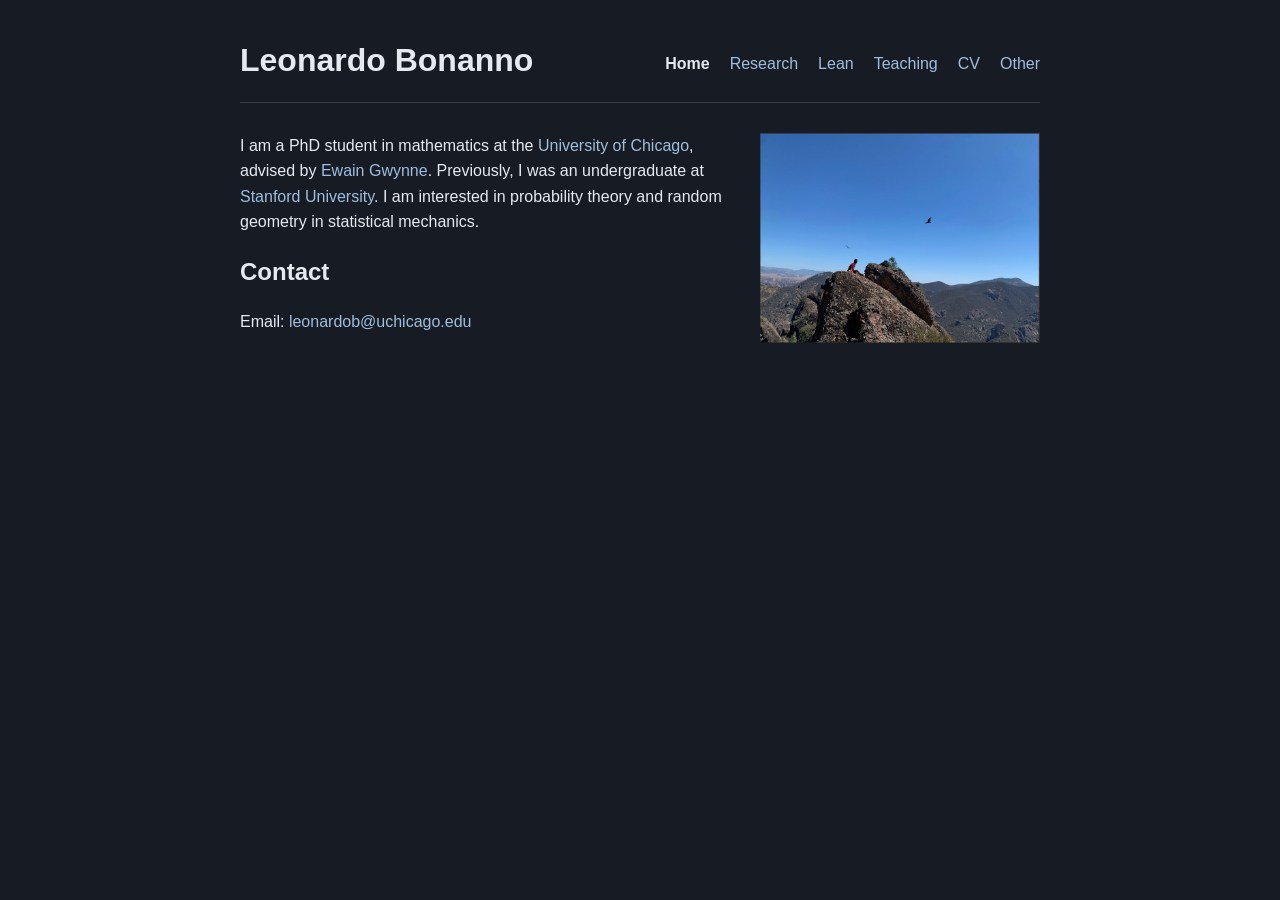
<file: index.html>
<!doctype html>
<html lang="en">
<head>
  <meta charset="utf-8">
  <meta name="viewport" content="width=device-width, initial-scale=1">
  <meta name="theme-color" content="#171c24">
  <meta name="description" content="Home — Leonardo Bonanno, mathematics PhD student at the University of Chicago.">
  <title>Leonardo Bonanno - Home</title>
  <link rel="icon" type="image/svg+xml" href="data:image/svg+xml,%3Csvg xmlns='http://www.w3.org/2000/svg' viewBox='0 0 64 64'%3E%3Crect width='64' height='64' rx='10' fill='%23171c24'/%3E%3Ctext x='32' y='43' text-anchor='middle' font-family='Georgia,serif' font-size='34' fill='white'%3ELB%3C/text%3E%3C/svg%3E">
  <link rel="stylesheet" href="site-d57a844e.css">
</head>
<body>
  <a class="skip-link" href="#content">Skip to content</a>
  <header>
    <h1>Leonardo Bonanno</h1>
    <nav aria-label="Main navigation">
      <a href="index.html" aria-current="page">Home</a>
      <a href="research.html">Research</a>
      <a href="coding.html">Lean</a>
      <a href="teaching.html">Teaching</a>
      <a href="cv.pdf">CV</a>
      <a href="curiosities.html">Other</a>
    </nav>
  </header>
  <main id="content" tabindex="-1" class="home-layout">
    <div class="home-introduction">
    <p>I am a PhD student in mathematics at the
      <a href="https://mathematics.uchicago.edu/">University of Chicago</a>,
      advised by <a href="https://math.uchicago.edu/~ewain/">Ewain Gwynne</a>.
      Previously, I was an undergraduate at
      <a href="https://www.stanford.edu/">Stanford University</a>.
      I am interested in probability theory and random geometry in statistical mechanics.</p>

    <section aria-labelledby="contact-heading">
      <h2 id="contact-heading">Contact</h2>
      <p>Email: <a href="mailto:leonardob@uchicago.edu">leonardob@uchicago.edu</a></p>
    </section>
    </div>
    <img class="profile-photo" src="leonardo-bonanno.jpg?v=2"
      alt="Leonardo Bonanno sitting on a rocky summit."
      width="1642" height="1232" decoding="async">
  </main>
</body>
</html>
</file>
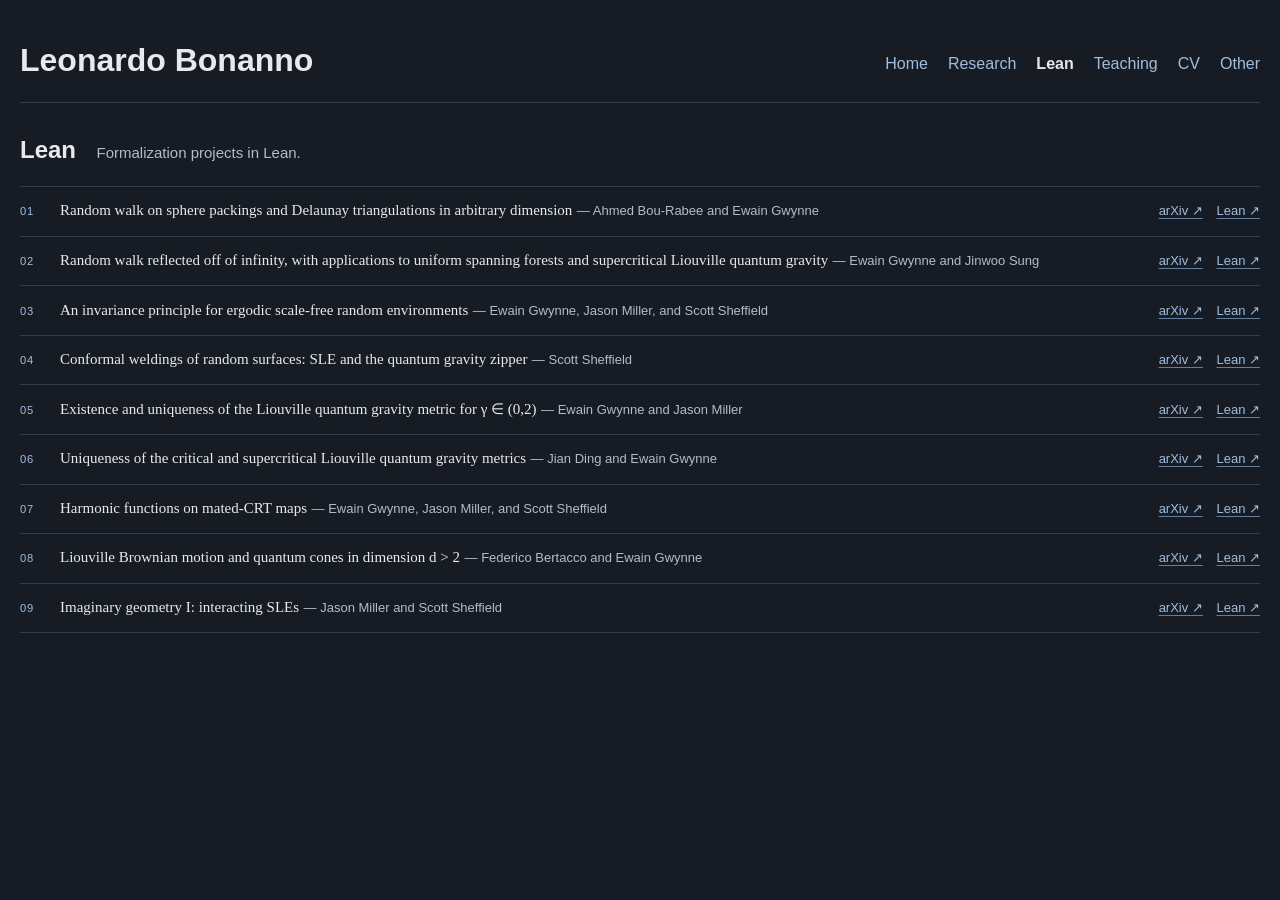
<file: coding.html>
<!doctype html>
<html lang="en">
<head>
  <meta charset="utf-8">
  <meta name="viewport" content="width=device-width, initial-scale=1">
  <meta name="theme-color" content="#171c24">
  <meta name="description" content="Lean — Lean formalization projects by Leonardo Bonanno.">
  <title>Leonardo Bonanno - Lean</title>
  <link rel="icon" type="image/svg+xml" href="data:image/svg+xml,%3Csvg xmlns='http://www.w3.org/2000/svg' viewBox='0 0 64 64'%3E%3Crect width='64' height='64' rx='10' fill='%23171c24'/%3E%3Ctext x='32' y='43' text-anchor='middle' font-family='Georgia,serif' font-size='34' fill='white'%3ELB%3C/text%3E%3C/svg%3E">
  <link rel="stylesheet" href="site-d57a844e.css">
  <link rel="stylesheet" href="coding.css?v=aligned-links-20261112">
</head>
<body class="lean-page">
  <a class="skip-link" href="#content">Skip to content</a>
  <header>
    <h1>Leonardo Bonanno</h1>
    <nav aria-label="Main navigation">
      <a href="index.html">Home</a>
      <a href="research.html">Research</a>
      <a href="coding.html" aria-current="page">Lean</a>
      <a href="teaching.html">Teaching</a>
      <a href="cv.pdf">CV</a>
      <a href="curiosities.html">Other</a>
    </nav>
  </header>
  <main id="content" tabindex="-1" class="coding-page">
    <h2>Lean</h2>
    <p class="coding-intro">Formalization projects in Lean.</p>
    <div class="formalization-list">
      <section class="formalization" id="sphere-packings" aria-labelledby="sphere-packings-title">
        <span class="project-number" aria-hidden="true">01</span>
        <div class="project-description">
          <h3 id="sphere-packings-title">Random walk on sphere packings and Delaunay triangulations in arbitrary dimension</h3>
          <p class="paper-authors">Ahmed Bou-Rabee and Ewain Gwynne</p>
        </div>
        <p class="project-links">
            <a class="paper-link" href="https://arxiv.org/abs/2405.11673" aria-label="Read Random walk on sphere packings and Delaunay triangulations in arbitrary dimension on arXiv">arXiv <span aria-hidden="true">↗</span></a>
            <a class="paper-link" href="https://github.com/leobon12/lean-formalizations/tree/main/results/bou-rabee-gwynne" aria-label="Lean formalization of Theorems A and B(a), with documented corrections">Lean <span aria-hidden="true">↗</span></a>
        </p>
      </section>
      <section class="formalization" id="reflected-random-walk" aria-labelledby="reflected-random-walk-title">
        <span class="project-number" aria-hidden="true">02</span>
        <div class="project-description">
          <h3 id="reflected-random-walk-title">Random walk reflected off of infinity, with applications to uniform spanning forests and supercritical Liouville quantum gravity</h3>
          <p class="paper-authors">Ewain Gwynne and Jinwoo Sung</p>
        </div>
        <p class="project-links">
            <a class="paper-link" href="https://arxiv.org/abs/2506.18827" aria-label="Read Random walk reflected off of infinity, with applications to uniform spanning forests and supercritical Liouville quantum gravity on arXiv">arXiv <span aria-hidden="true">↗</span></a>
            <a class="paper-link" href="https://github.com/leobon12/lean-formalizations/tree/main/results/gwynne-sung" aria-label="Lean formalization of Theorem 1.6, with right continuity at infinity">Lean <span aria-hidden="true">↗</span></a>
        </p>
      </section>
      <section class="formalization" id="scale-free-environments" aria-labelledby="scale-free-environments-title">
        <span class="project-number" aria-hidden="true">03</span>
        <div class="project-description">
          <h3 id="scale-free-environments-title">An invariance principle for ergodic scale-free random environments</h3>
          <p class="paper-authors">Ewain Gwynne, Jason Miller, and Scott Sheffield</p>
        </div>
        <p class="project-links">
            <a class="paper-link" href="https://arxiv.org/abs/1807.07515" aria-label="Read An invariance principle for ergodic scale-free random environments on arXiv">arXiv <span aria-hidden="true">↗</span></a>
            <a class="paper-link" href="https://github.com/leobon12/lean-formalizations/tree/main/results/gwynne-miller-sheffield" aria-label="Lean formalization of the interpolated version of Theorem 1.16">Lean <span aria-hidden="true">↗</span></a>
        </p>
      </section>
      <section class="formalization" id="quantum-zipper" aria-labelledby="quantum-zipper-title">
        <span class="project-number" aria-hidden="true">04</span>
        <div class="project-description">
          <h3 id="quantum-zipper-title">Conformal weldings of random surfaces: SLE and the quantum gravity zipper</h3>
          <p class="paper-authors">Scott Sheffield</p>
        </div>
        <p class="project-links">
            <a class="paper-link" href="https://arxiv.org/abs/1012.4797" aria-label="Read Conformal weldings of random surfaces: SLE and the quantum gravity zipper on arXiv">arXiv <span aria-hidden="true">↗</span></a>
            <a class="paper-link" href="https://github.com/leobon12/lean-formalizations/tree/main/results/quantum-zipper" aria-label="Lean formalization of the quantum gravity zipper, with documented scope">Lean <span aria-hidden="true">↗</span></a>
        </p>
      </section>
      <section class="formalization" id="lqg-metric" aria-labelledby="lqg-metric-title">
        <span class="project-number" aria-hidden="true">05</span>
        <div class="project-description">
          <h3 id="lqg-metric-title">Existence and uniqueness of the Liouville quantum gravity metric for γ ∈ (0,2)</h3>
          <p class="paper-authors">Ewain Gwynne and Jason Miller</p>
        </div>
        <p class="project-links">
            <a class="paper-link" href="https://arxiv.org/abs/1905.00383" aria-label="Read Existence and uniqueness of the Liouville quantum gravity metric for gamma in (0,2) on arXiv">arXiv <span aria-hidden="true">↗</span></a>
            <a class="paper-link" href="https://github.com/leobon12/lean-formalizations/tree/main/results/lqg-metric" aria-label="Lean formalization of Theorems 1.1 and 1.2 on the LQG metric, with documented statement conventions">Lean <span aria-hidden="true">↗</span></a>
        </p>
      </section>
      <section class="formalization" id="supercritical-lqg-uniqueness" aria-labelledby="supercritical-lqg-uniqueness-title">
        <span class="project-number" aria-hidden="true">06</span>
        <div class="project-description">
          <h3 id="supercritical-lqg-uniqueness-title">Uniqueness of the critical and supercritical Liouville quantum gravity metrics</h3>
          <p class="paper-authors">Jian Ding and Ewain Gwynne</p>
        </div>
        <p class="project-links">
            <a class="paper-link" href="https://arxiv.org/abs/2110.00177" aria-label="Read Uniqueness of the critical and supercritical Liouville quantum gravity metrics on arXiv">arXiv <span aria-hidden="true">↗</span></a>
            <a class="paper-link" href="https://github.com/leobon12/lean-formalizations/tree/main/results/supercritical-lqg-uniqueness" aria-label="Lean formalization of Theorems 1.3, 1.8 and 1.13, with documented statement conventions">Lean <span aria-hidden="true">↗</span></a>
        </p>
      </section>
      <section class="formalization" id="harmonic-functions-mated-crt-maps" aria-labelledby="harmonic-functions-mated-crt-maps-title">
        <span class="project-number" aria-hidden="true">07</span>
        <div class="project-description">
          <h3 id="harmonic-functions-mated-crt-maps-title">Harmonic functions on mated-CRT maps</h3>
          <p class="paper-authors">Ewain Gwynne, Jason Miller, and Scott Sheffield</p>
        </div>
        <p class="project-links">
            <a class="paper-link" href="https://arxiv.org/abs/1807.07511" aria-label="Read Harmonic functions on mated-CRT maps on arXiv">arXiv <span aria-hidden="true">↗</span></a>
            <a class="paper-link" href="https://github.com/leobon12/lean-formalizations/tree/main/results/harmonic-functions-mated-crt-maps" aria-label="Lean formalization of Theorems 1.3 (repaired), 1.4, 1.5, 3.2 and Corollary 1.6, conditional on the mating-of-trees inputs, with documented corrections">Lean <span aria-hidden="true">↗</span></a>
        </p>
      </section>
      <section class="formalization" id="liouville-brownian-motion" aria-labelledby="liouville-brownian-motion-title">
        <span class="project-number" aria-hidden="true">08</span>
        <div class="project-description">
          <h3 id="liouville-brownian-motion-title">Liouville Brownian motion and quantum cones in dimension d &gt; 2</h3>
          <p class="paper-authors">Federico Bertacco and Ewain Gwynne</p>
        </div>
        <p class="project-links">
            <a class="paper-link" href="https://arxiv.org/abs/2501.15936v2" aria-label="Read Bertacco and Gwynne on Liouville Brownian motion on arXiv">arXiv <span aria-hidden="true">↗</span></a>
            <a class="paper-link" href="https://github.com/leobon12/lean-formalizations/tree/main/results/liouville-brownian-motion">Lean <span aria-hidden="true">↗</span></a>
        </p>
      </section>
      <section class="formalization" id="imaginary-geometry-i" aria-labelledby="imaginary-geometry-i-title">
        <span class="project-number" aria-hidden="true">09</span>
        <div class="project-description">
          <h3 id="imaginary-geometry-i-title">Imaginary geometry I: interacting SLEs</h3>
          <p class="paper-authors">Jason Miller and Scott Sheffield</p>
        </div>
        <p class="project-links">
            <a class="paper-link" href="https://arxiv.org/abs/1201.1496" aria-label="Read Imaginary geometry I: interacting SLEs on arXiv">arXiv <span aria-hidden="true">↗</span></a>
            <a class="paper-link" href="https://github.com/leobon12/lean-formalizations/tree/main/results/imaginary-geometry-i" aria-label="Lean formalization of Theorems 1.1 to 1.5, 2.2, 2.4 and 2.6, with no assumptions and documented statement conventions">Lean <span aria-hidden="true">↗</span></a>
        </p>
      </section>
    </div>
  </main>
</body>
</html>
</file>
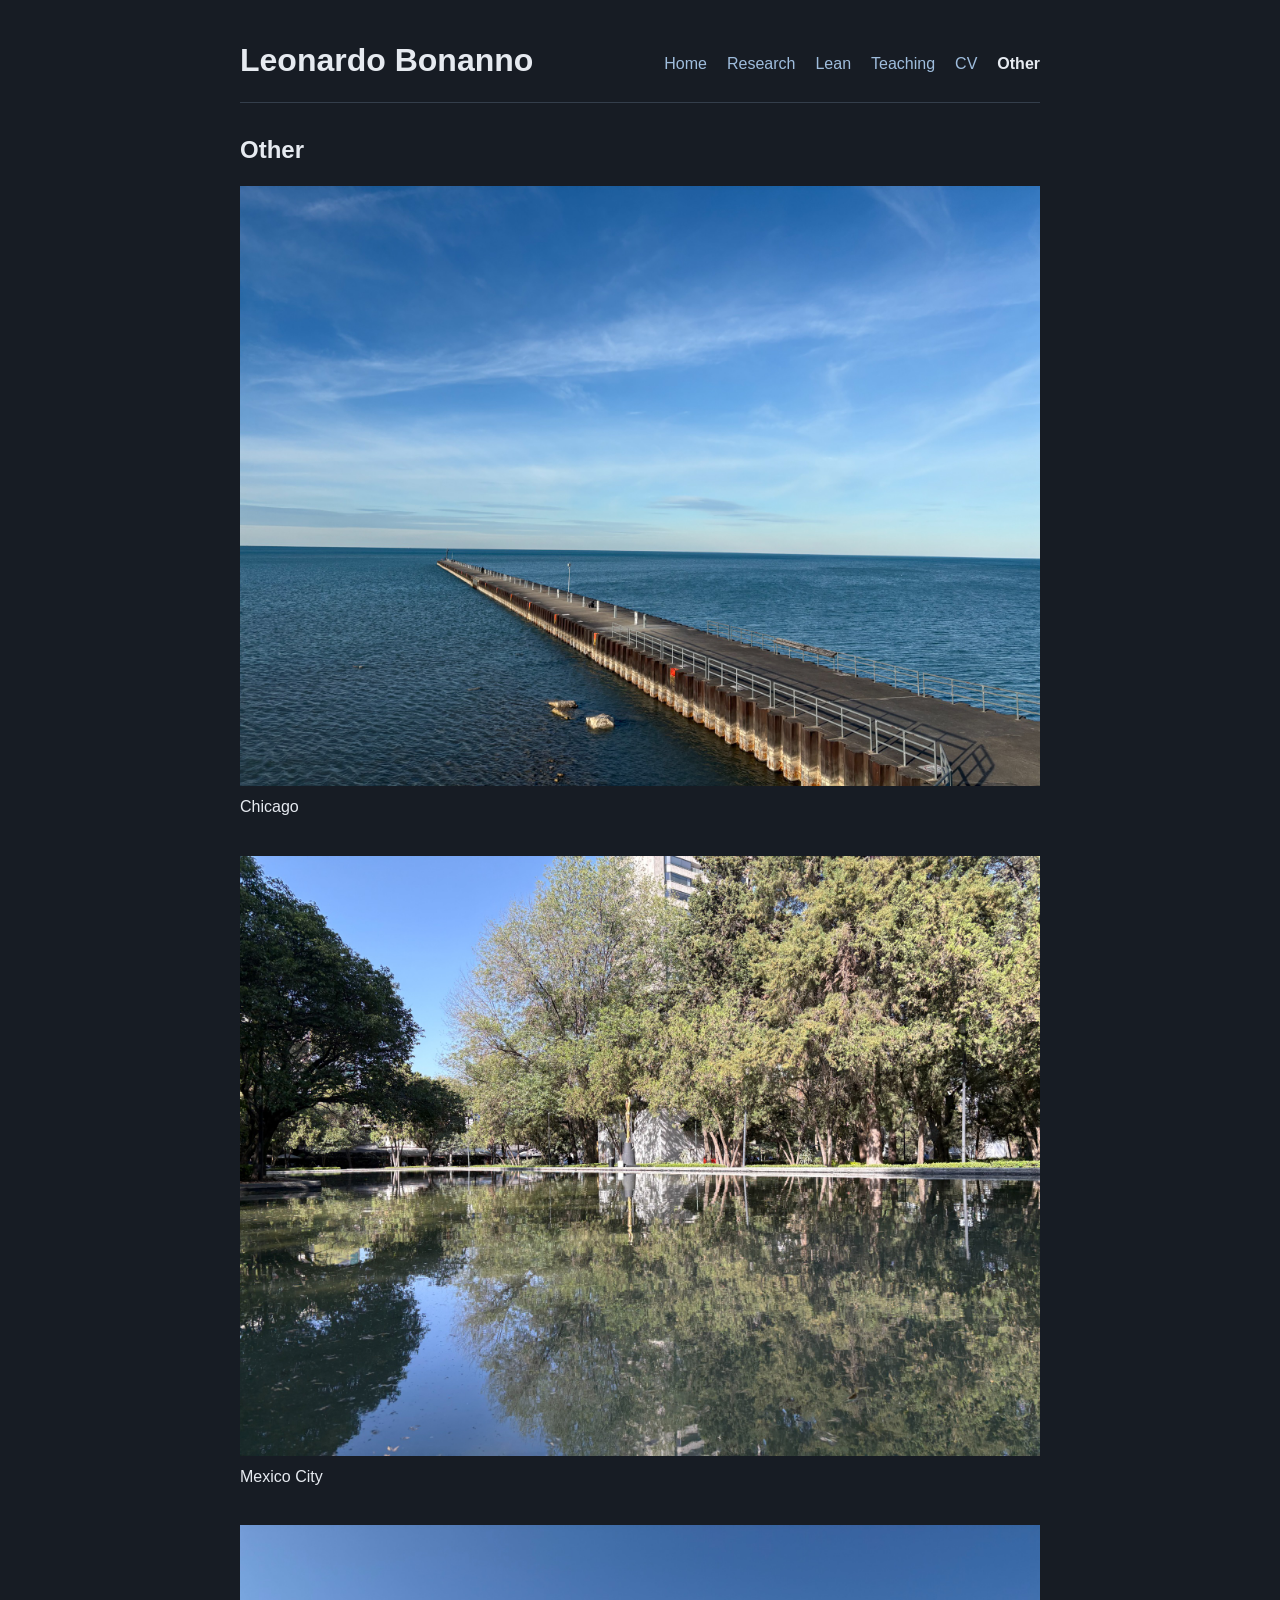
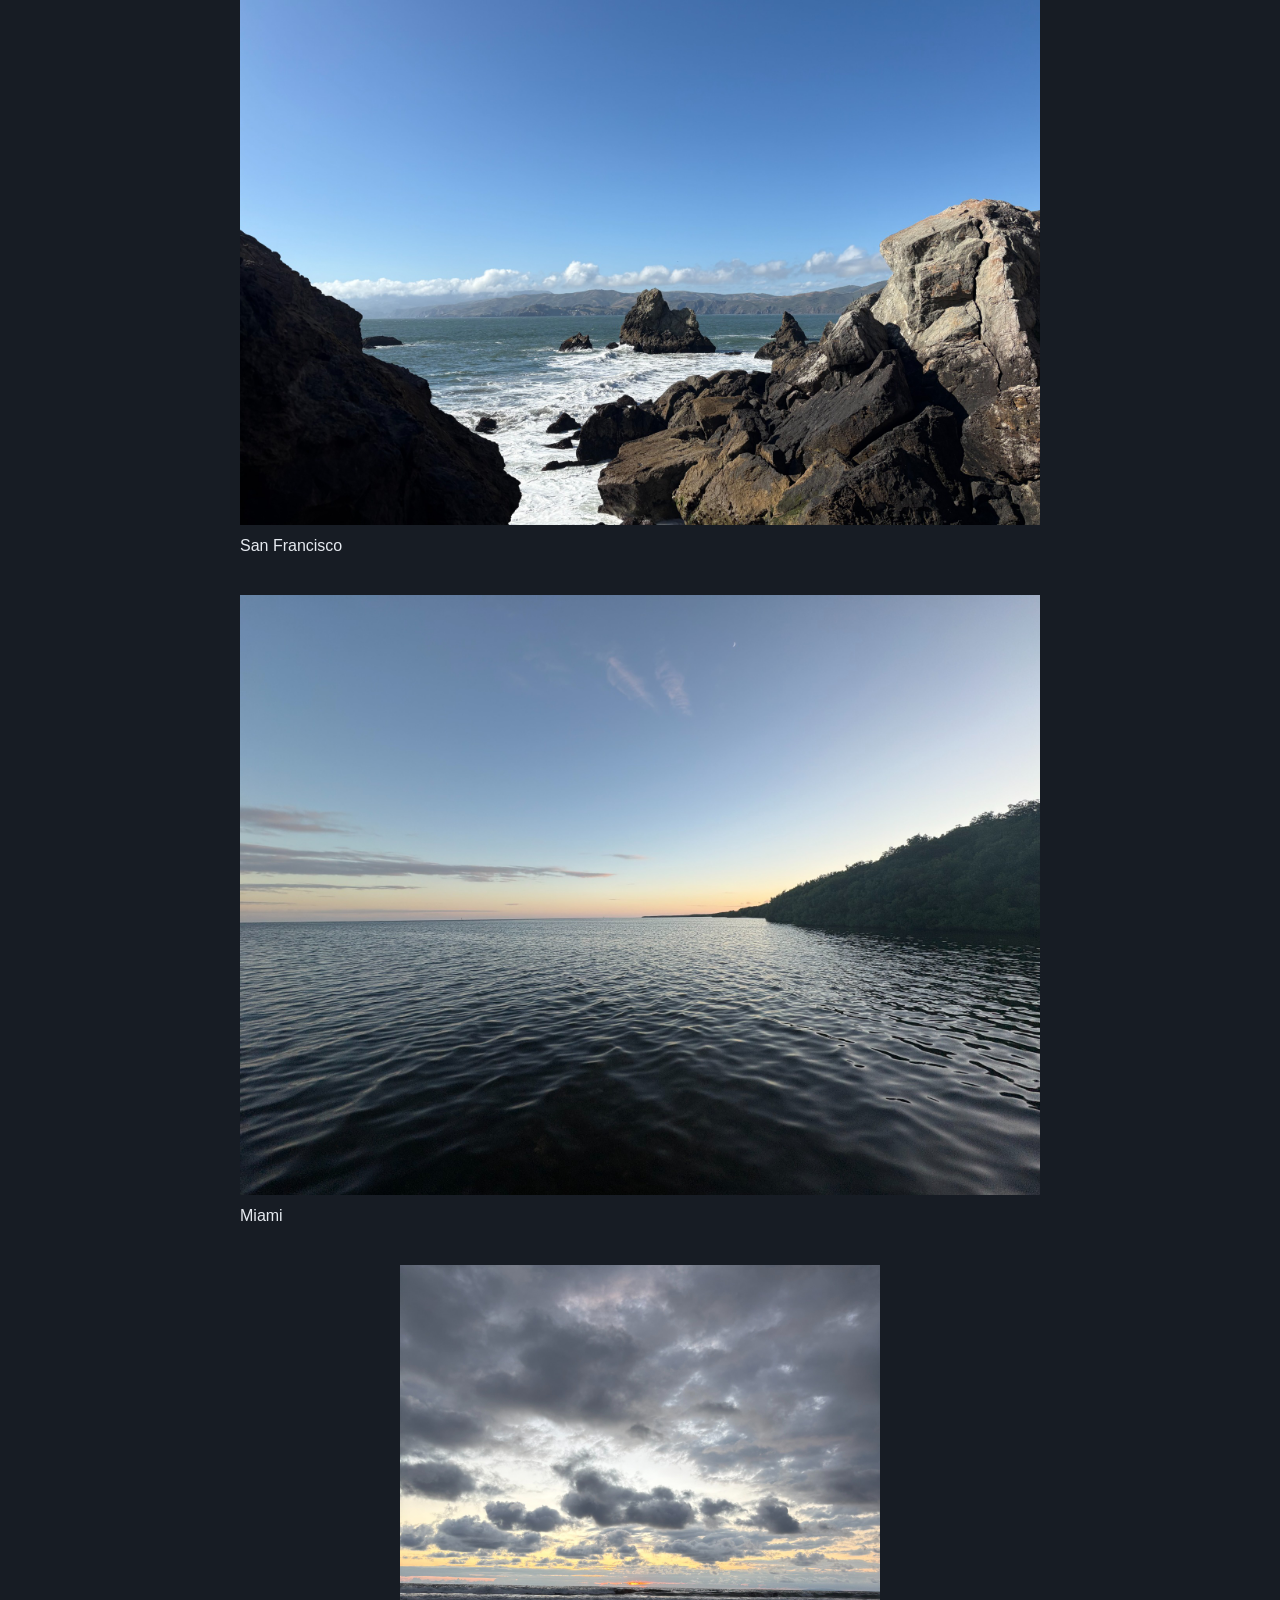
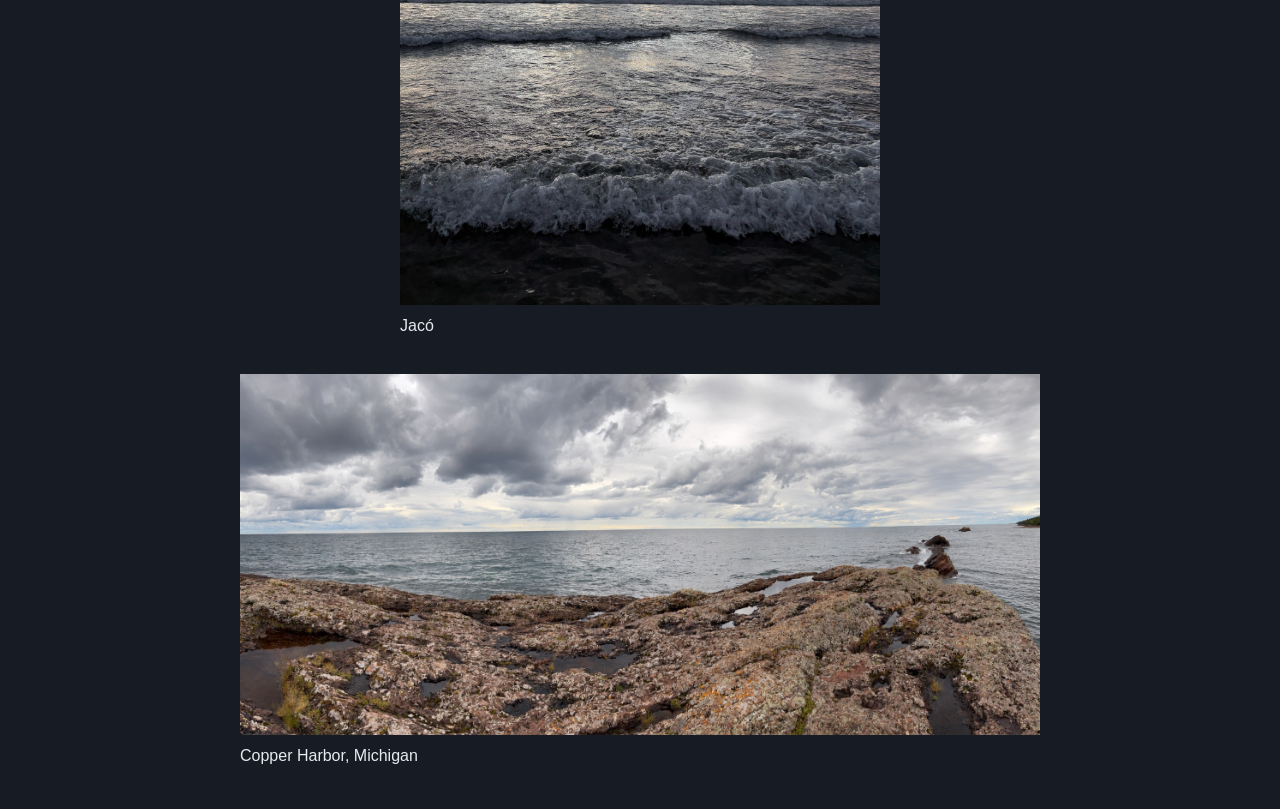
<file: curiosities.html>
<!doctype html>
<html lang="en">
<head>
  <meta charset="utf-8">
  <meta name="viewport" content="width=device-width, initial-scale=1">
  <meta name="theme-color" content="#171c24">
  <meta name="description" content="Other — photographs by Leonardo Bonanno.">
  <title>Leonardo Bonanno - Other</title>
  <link rel="icon" type="image/svg+xml" href="data:image/svg+xml,%3Csvg xmlns='http://www.w3.org/2000/svg' viewBox='0 0 64 64'%3E%3Crect width='64' height='64' rx='10' fill='%23171c24'/%3E%3Ctext x='32' y='43' text-anchor='middle' font-family='Georgia,serif' font-size='34' fill='white'%3ELB%3C/text%3E%3C/svg%3E">
  <link rel="stylesheet" href="site-d57a844e.css">
</head>
<body>
  <a class="skip-link" href="#content">Skip to content</a>
  <header>
    <h1>Leonardo Bonanno</h1>
    <nav aria-label="Main navigation">
      <a href="index.html">Home</a>
      <a href="research.html">Research</a>
      <a href="coding.html">Lean</a>
      <a href="teaching.html">Teaching</a>
      <a href="cv.pdf">CV</a>
      <a href="curiosities.html" aria-current="page">Other</a>
    </nav>
  </header>
  <main id="content" tabindex="-1">
    <h2>Other</h2>
    <div class="photo-gallery">
      <figure>
        <a href="photos/chicago.jpg">
          <img src="photos/chicago.jpg" alt="A long pier extending across the blue lake beneath a clear sky."
            width="2048" height="1536" decoding="async">
        </a>
        <figcaption>Chicago</figcaption>
      </figure>
      <figure>
        <a href="photos/mexico-city.jpg">
          <img src="photos/mexico-city.jpg" alt="A reflecting pool surrounded by trees, with buildings and a statue beyond."
            width="2048" height="1536" loading="lazy" decoding="async">
        </a>
        <figcaption>Mexico City</figcaption>
      </figure>
      <figure>
        <a href="photos/san-francisco.jpg">
          <img src="photos/san-francisco.jpg" alt="Waves breaking along a rocky coastline beneath a blue sky."
            width="2048" height="1536" loading="lazy" decoding="async">
        </a>
        <figcaption>San Francisco</figcaption>
      </figure>
      <figure>
        <a href="photos/miami.jpg">
          <img src="photos/miami.jpg" alt="Calm water and mangroves beneath a pastel evening sky and crescent moon."
            width="2048" height="1536" loading="lazy" decoding="async">
        </a>
        <figcaption>Miami</figcaption>
      </figure>
      <figure class="portrait-photo">
        <a href="photos/jaco.jpg">
          <img src="photos/jaco.jpg" alt="Clouds glowing above the ocean at sunset, with surf in the foreground."
            width="1536" height="2048" loading="lazy" decoding="async">
        </a>
        <figcaption>Jacó</figcaption>
      </figure>
      <figure>
        <a href="photos/copper-harbor.jpg">
          <img src="photos/copper-harbor.jpg" alt="A rocky lakeshore stretching into the water beneath an overcast sky."
            width="1867" height="842" loading="lazy" decoding="async">
        </a>
        <figcaption>Copper Harbor, Michigan</figcaption>
      </figure>
    </div>
  </main>
</body>
</html>
</file>
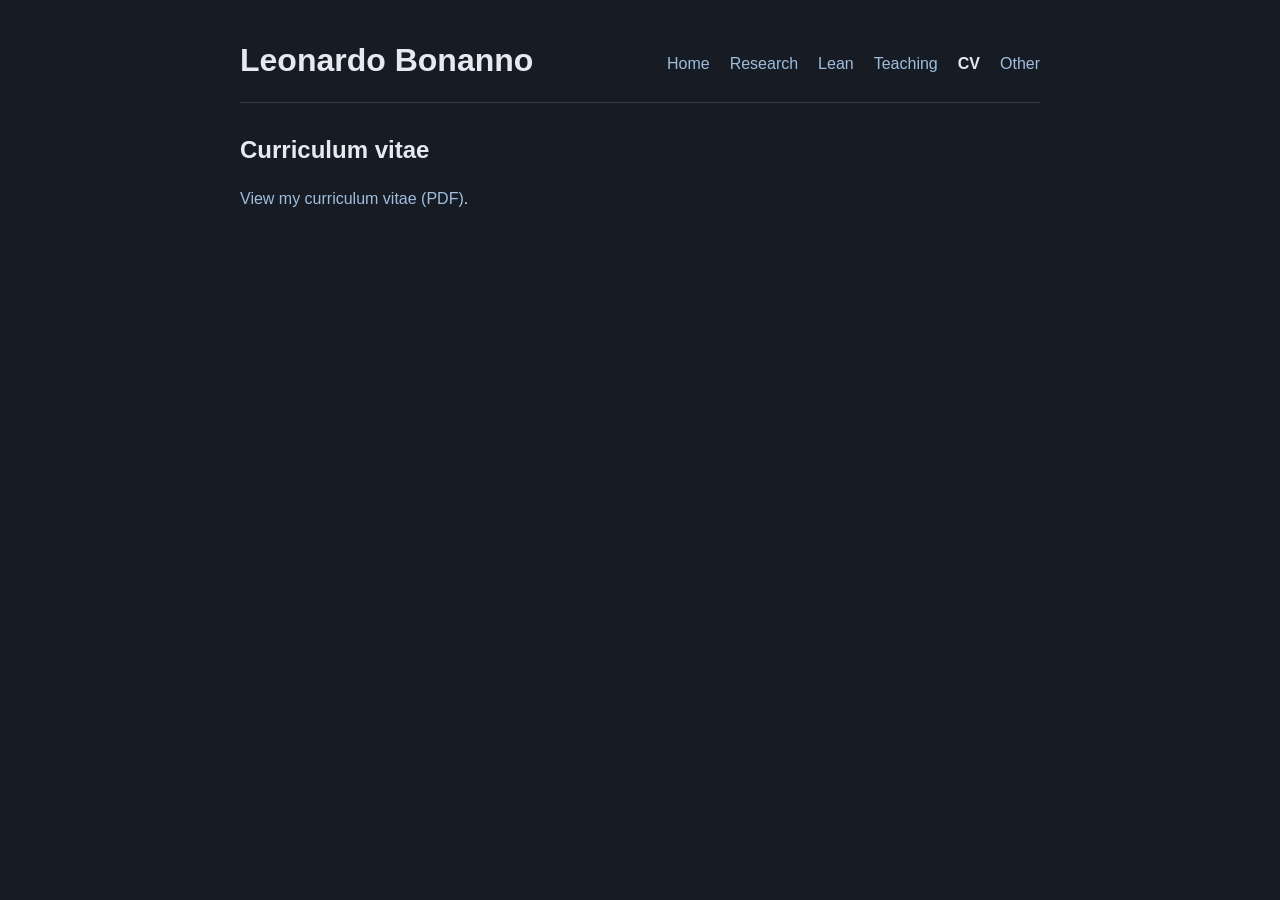
<file: cv.html>
<!doctype html>
<html lang="en">
<head>
  <meta charset="utf-8">
  <meta http-equiv="refresh" content="0; url=cv.pdf">
  <meta name="viewport" content="width=device-width, initial-scale=1">
  <meta name="theme-color" content="#171c24">
  <meta name="description" content="CV — Leonardo Bonanno, mathematics PhD student at the University of Chicago.">
  <title>Leonardo Bonanno - CV</title>
  <link rel="icon" type="image/svg+xml" href="data:image/svg+xml,%3Csvg xmlns='http://www.w3.org/2000/svg' viewBox='0 0 64 64'%3E%3Crect width='64' height='64' rx='10' fill='%23171c24'/%3E%3Ctext x='32' y='43' text-anchor='middle' font-family='Georgia,serif' font-size='34' fill='white'%3ELB%3C/text%3E%3C/svg%3E">
  <link rel="stylesheet" href="site-d57a844e.css">
</head>
<body>
  <a class="skip-link" href="#content">Skip to content</a>
  <header>
    <h1>Leonardo Bonanno</h1>
    <nav aria-label="Main navigation">
      <a href="index.html">Home</a>
      <a href="research.html">Research</a>
      <a href="coding.html">Lean</a>
      <a href="teaching.html">Teaching</a>
      <a href="cv.pdf" aria-current="page">CV</a>
      <a href="curiosities.html">Other</a>
    </nav>
  </header>
  <main id="content" tabindex="-1">
    <h2>Curriculum vitae</h2>
    <p><a href="cv.pdf">View my curriculum vitae (PDF)</a>.</p>
  </main>
</body>
</html>
</file>
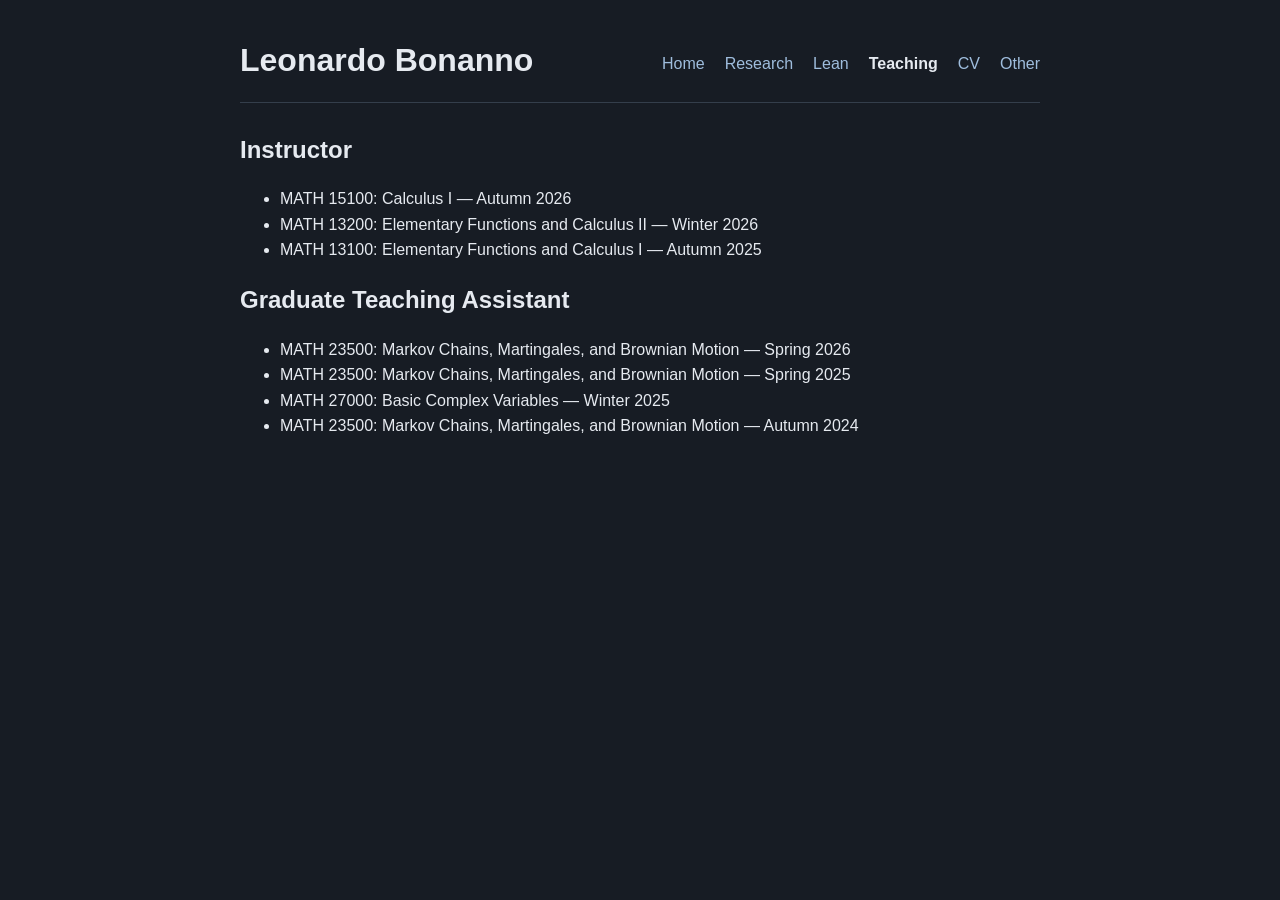
<file: teaching.html>
<!doctype html>
<html lang="en">
<head>
  <meta charset="utf-8">
  <meta name="viewport" content="width=device-width, initial-scale=1">
  <meta name="theme-color" content="#171c24">
  <meta name="description" content="Teaching — Leonardo Bonanno, mathematics PhD student at the University of Chicago.">
  <title>Leonardo Bonanno - Teaching</title>
  <link rel="icon" type="image/svg+xml" href="data:image/svg+xml,%3Csvg xmlns='http://www.w3.org/2000/svg' viewBox='0 0 64 64'%3E%3Crect width='64' height='64' rx='10' fill='%23171c24'/%3E%3Ctext x='32' y='43' text-anchor='middle' font-family='Georgia,serif' font-size='34' fill='white'%3ELB%3C/text%3E%3C/svg%3E">
  <link rel="stylesheet" href="site-d57a844e.css">
</head>
<body>
  <a class="skip-link" href="#content">Skip to content</a>
  <header>
    <h1>Leonardo Bonanno</h1>
    <nav aria-label="Main navigation">
      <a href="index.html">Home</a>
      <a href="research.html">Research</a>
      <a href="coding.html">Lean</a>
      <a href="teaching.html" aria-current="page">Teaching</a>
      <a href="cv.pdf">CV</a>
      <a href="curiosities.html">Other</a>
    </nav>
  </header>
  <main id="content" tabindex="-1">
    <h2>Instructor</h2>
    <ul>
      <li>MATH 15100: Calculus I — Autumn 2026</li>
      <li>MATH 13200: Elementary Functions and Calculus II — Winter 2026</li>
      <li>MATH 13100: Elementary Functions and Calculus I — Autumn 2025</li>
    </ul>

    <h2>Graduate Teaching Assistant</h2>
    <ul>
      <li>MATH 23500: Markov Chains, Martingales, and Brownian Motion — Spring 2026</li>
      <li>MATH 23500: Markov Chains, Martingales, and Brownian Motion — Spring 2025</li>
      <li>MATH 27000: Basic Complex Variables — Winter 2025</li>
      <li>MATH 23500: Markov Chains, Martingales, and Brownian Motion — Autumn 2024</li>
    </ul>
  </main>
</body>
</html>
</file>
<file: site-d57a844e.css>
:root {
  color-scheme: dark;
  --paper: #171c24;
  --ink: #e6eaf0;
  --maroon: #9fbddd;
  --rule: #343e4b;
  --muted: #b1bccb;
  --surface: #202834;
  --link-rule: #647f9e;
}
* { box-sizing: border-box; }
body {
  max-width: 840px;
  margin: 40px auto;
  padding: 0 20px;
  background: var(--paper);
  color: var(--ink);
  font-family: -apple-system, BlinkMacSystemFont, "Segoe UI", Roboto, Helvetica, Arial, sans-serif;
  font-size: 1rem;
  line-height: 1.6;
}
header {
  display: flex;
  align-items: center;
  justify-content: space-between;
  flex-wrap: wrap;
  gap: 12px 24px;
  border-bottom: 1px solid var(--rule);
  padding-bottom: 15px;
  margin-bottom: 30px;
}
h1 { font-size: 2rem; line-height: 1.3; margin: 0 0 5px; }
h2 { font-size: 1.5rem; line-height: 1.4; margin: 1.25rem 0; }
main > h2:first-child { margin-top: 0; }
nav { display: flex; gap: 20px; flex-wrap: wrap; }
a { color: var(--maroon); text-decoration: none; }
a:hover { text-decoration: underline; }
nav a[aria-current="page"] { color: var(--ink); font-weight: 700; }
a:focus-visible { outline: 2px solid var(--maroon); outline-offset: 4px; }
p { margin: 0 0 1rem; }
address { font-style: normal; }
.skip-link { position: absolute; top: 8px; left: 20px; padding: 8px; background: var(--paper); transform: translateY(-200%); }
.skip-link:focus { transform: translateY(0); }
main:focus { outline: none; }
.home-layout { display: grid; grid-template-columns: minmax(0, 1fr) 280px; gap: 32px; align-items: start; }
.profile-photo { display: block; width: 100%; height: auto; }
.research-item { margin-top: 2rem; }
.photo-gallery { display: grid; gap: 36px; }
.photo-gallery figure { margin: 0; }
.photo-gallery a { display: block; }
.photo-gallery img { display: block; width: 100%; height: auto; }
.photo-gallery figcaption { margin-top: 8px; }
.photo-gallery .portrait-photo { width: 100%; max-width: 480px; justify-self: center; }
@media (max-width: 640px) {
  body { margin: 24px auto; }
  header { align-items: flex-start; flex-direction: column; gap: 10px; }
  h1 { font-size: 1.8rem; }
  nav { gap: 20px; }
  .home-layout { grid-template-columns: 1fr; gap: 20px; }
  .profile-photo { max-width: 360px; }
}
@media print {
  :root {
    color-scheme: light;
    --paper: #fff;
    --ink: #000;
    --maroon: #000;
    --rule: #bbb;
    --muted: #444;
    --surface: #f4f4f4;
    --link-rule: #666;
  }
  body { max-width: none; margin: 0; padding: 0; background: #fff; color: #000; }
  nav, .skip-link { display: none; }
  a { color: inherit; }
}

.coding-intro {
  max-width: 38rem;
  color: var(--muted);
  margin: -.6rem 0 2rem;
}
.formalization-list {
  border-top: 1px solid var(--rule);
}
.formalization {
  display: grid;
  grid-template-columns: 2.25rem minmax(0, 1fr);
  column-gap: 1.25rem;
  padding: 1.7rem 0 1.8rem;
  border-bottom: 1px solid var(--rule);
  scroll-margin-top: 2rem;
}
.project-number {
  color: var(--maroon);
  font-size: .75rem;
  font-variant-numeric: tabular-nums;
  letter-spacing: .08em;
  padding-top: .35rem;
}
.formalization h3 {
  max-width: 42rem;
  margin: 0 0 .55rem;
  font-family: Georgia, "Times New Roman", serif;
  font-size: 1.4rem;
  font-weight: 400;
  line-height: 1.35;
  text-wrap: pretty;
}
.paper-authors {
  margin: 0 0 1rem;
  color: var(--muted);
  font-size: .9375rem;
}
.project-links {
  display: flex;
  flex-wrap: wrap;
  align-items: center;
  gap: .7rem 1.5rem;
  margin: 0;
  font-size: .875rem;
}
.paper-link {
  text-decoration: underline;
  text-underline-offset: .2em;
  text-decoration-color: var(--link-rule);
}
.paper-link:hover { text-decoration-color: currentColor; }
.lean-placeholder {
  display: inline-flex;
  gap: .55rem;
  align-items: baseline;
  color: var(--muted);
}
.lean-label {
  color: var(--ink);
  font-family: ui-monospace, SFMono-Regular, Menlo, Consolas, monospace;
  font-size: .8rem;
}
@media (max-width: 480px) {
  .formalization { grid-template-columns: 1.4rem minmax(0, 1fr); column-gap: .65rem; }
  .formalization h3 { font-size: 1.25rem; }
  .project-links { gap: .55rem 1.1rem; }
}
@media print {
  .formalization { break-inside: avoid; }
}

.research-collection { margin-top: 3.5rem; }
#formalized { margin-top: 2rem; }
.research-subsection-title { margin: 0 0 1rem; font-size: 1.35rem; line-height: 1.4; scroll-margin-top: 2rem; }
#unformalized { padding-top: 1rem; border-top: 1px solid var(--rule); }
.research-warning { max-width: 44rem; margin: 0 0 1.5rem; padding: .85rem 1rem; border-left: 3px solid var(--maroon); background: transparent; color: var(--ink); font-size: .9375rem; }
.research-section-heading { display: flex; flex-wrap: wrap; align-items: baseline; gap: .5rem 1.25rem; margin: 1.25rem 0; }
.research-section-heading h2 { margin: 0; scroll-margin-top: 2rem; }
.research-github { font-size: .875rem; text-decoration: underline; text-underline-offset: .2em; }
.research-disclaimer { max-width: 42rem; margin: 0 0 2rem; color: var(--ink); font-size: .9375rem; }
.research-description { max-width: 42rem; margin: 0 0 .9rem; color: var(--muted); font-size: .9375rem; }
.research-status { color: var(--muted); font-size: .8rem; }

.research-lean { margin: 0; color: var(--muted); font-size: .85rem; white-space: nowrap; }

.research-topic { margin-top: 1.8rem; scroll-margin-top: 2rem; }
.research-topic > h4 {
  margin: 0 0 .65rem;
  color: var(--ink);
  font-size: 1.2rem;
  font-weight: 650;
  line-height: 1.4;
}
.research-collection .formalization { padding: .55rem 0; grid-template-columns: 1.5rem minmax(0, 1fr); column-gap: .65rem; }
.research-collection .project-number { padding-top: .12rem; font-size: .7rem; }
.research-row { display: flex; flex-wrap: wrap; align-items: baseline; gap: .15rem .8rem; min-width: 0; }
.research-row > .research-paper-title { flex: 1 1 0; min-width: 15rem; }
.research-lean .lean-label { font: inherit; }
.lean-link { text-decoration: underline; text-underline-offset: .2em; }
.research-collection .research-lean { font-size: .75rem; }
.research-collection .formalization .research-paper-title {
  max-width: none;
  margin: 0;
  font-family: Georgia, "Times New Roman", serif;
  font-size: 1rem;
  font-weight: 400;
  line-height: 1.35;
  text-wrap: pretty;
}
.research-actions { display: contents; }
.research-row .paper-link { font-size: .75rem; white-space: nowrap; }
.research-details,
.research-actions .project-links { display: contents; }
.research-details::details-content { display: contents; }
.research-details:not([open]) .research-result { display: none; }
.research-actions .paper-link { max-width: 100%; }
.research-details summary {
  width: fit-content;
  padding: .12rem 0;
  color: var(--maroon);
  font-size: .75rem;
  cursor: pointer;
}
.research-details summary::marker { font-size: .7rem; }
.research-details summary:hover { text-decoration: underline; text-underline-offset: .2em; }
.research-details summary:focus-visible { outline: 2px solid var(--maroon); outline-offset: 4px; }
.research-result {
  order: 1;
  flex-basis: 100%;
  box-sizing: border-box;
  min-width: 0;
  margin-top: .6rem;
  max-width: 42rem;
  border-left: 2px solid var(--rule);
  padding-left: 1.2rem;
  color: var(--ink);
  font-family: Georgia, "Times New Roman", serif;
  font-size: 1.025rem;
  line-height: 1.75;
  overflow-wrap: break-word;
}
.research-result p { margin: 0 0 1rem; }
.research-result p:last-child { margin-bottom: 0; }
.research-result .research-description { max-width: none; color: inherit; font: inherit; }
.research-result .katex { font-size: 1.04em; }
.research-result .katex-display {
  max-width: 100%;
  overflow-x: auto;
  overflow-y: hidden;
  padding: .2rem 0;
  margin: .85rem 0;
}
.result-source {
  border-top: 1px solid var(--rule);
  padding-top: .7rem;
  color: var(--muted);
  font-family: -apple-system, BlinkMacSystemFont, "Segoe UI", Roboto, sans-serif;
  font-size: .75rem;
  line-height: 1.6;
}
@media (max-width: 480px) {
  .research-row > .research-paper-title { flex-basis: 100%; font-size: 1rem; }
  .research-result { padding-left: .7rem; }
}
@media print {
  .research-details::details-content { display: block; content-visibility: visible; }
  .research-details .research-result,
  .research-details:not([open]) .research-result { display: block; }
  .research-topic > h4 { break-after: avoid; }
}
</file>
<file: coding.css>
/* Compact Lean project list; shared site styles remain unchanged. */
body.lean-page {
  max-width: 1440px;
}
.coding-page > h2 {
  display: inline;
  margin: 0;
}
.coding-page .coding-intro {
  display: inline-block;
  max-width: none;
  margin: 0 0 0 1rem;
  color: var(--muted);
  font-size: .9375rem;
}
.coding-page .formalization-list {
  display: grid;
  grid-template-columns: 1.5rem minmax(0, 1fr) max-content;
  column-gap: 1rem;
  margin-top: 1.25rem;
}
.coding-page .formalization {
  display: grid;
  grid-column: 1 / -1;
  grid-template-columns: subgrid;
  align-items: baseline;
  column-gap: inherit;
  row-gap: .25rem;
  padding: .7rem 0;
}
.coding-page .project-number {
  padding: 0;
  font-size: .7rem;
}
.coding-page .project-description {
  min-width: 0;
  line-height: 1.5;
}
.coding-page .formalization h3 {
  display: inline;
  max-width: none;
  margin: 0;
  font-size: .9375rem;
  font-weight: 400;
  line-height: inherit;
  text-wrap: wrap;
}
.coding-page .paper-authors {
  display: inline;
  margin: 0;
  font-size: .8125rem;
}
.coding-page .paper-authors::before {
  content: " — ";
}
.coding-page .project-links {
  flex-wrap: nowrap;
  gap: .85rem;
  margin: 0;
  font-size: .8125rem;
  white-space: nowrap;
}
.coding-page .paper-link {
  display: inline-block;
  padding: .15rem 0;
}
@media (max-width: 640px) {
  .coding-page .formalization-list {
    grid-template-columns: 1.2rem minmax(0, 1fr);
    column-gap: .6rem;
  }
  .coding-page .project-links {
    grid-column: 2;
  }
}
@media (max-width: 360px) {
  .coding-page .coding-intro {
    display: block;
    margin: .25rem 0 0;
  }
}
@media print {
  .coding-page .formalization {
    break-inside: avoid;
  }
}
</file>
